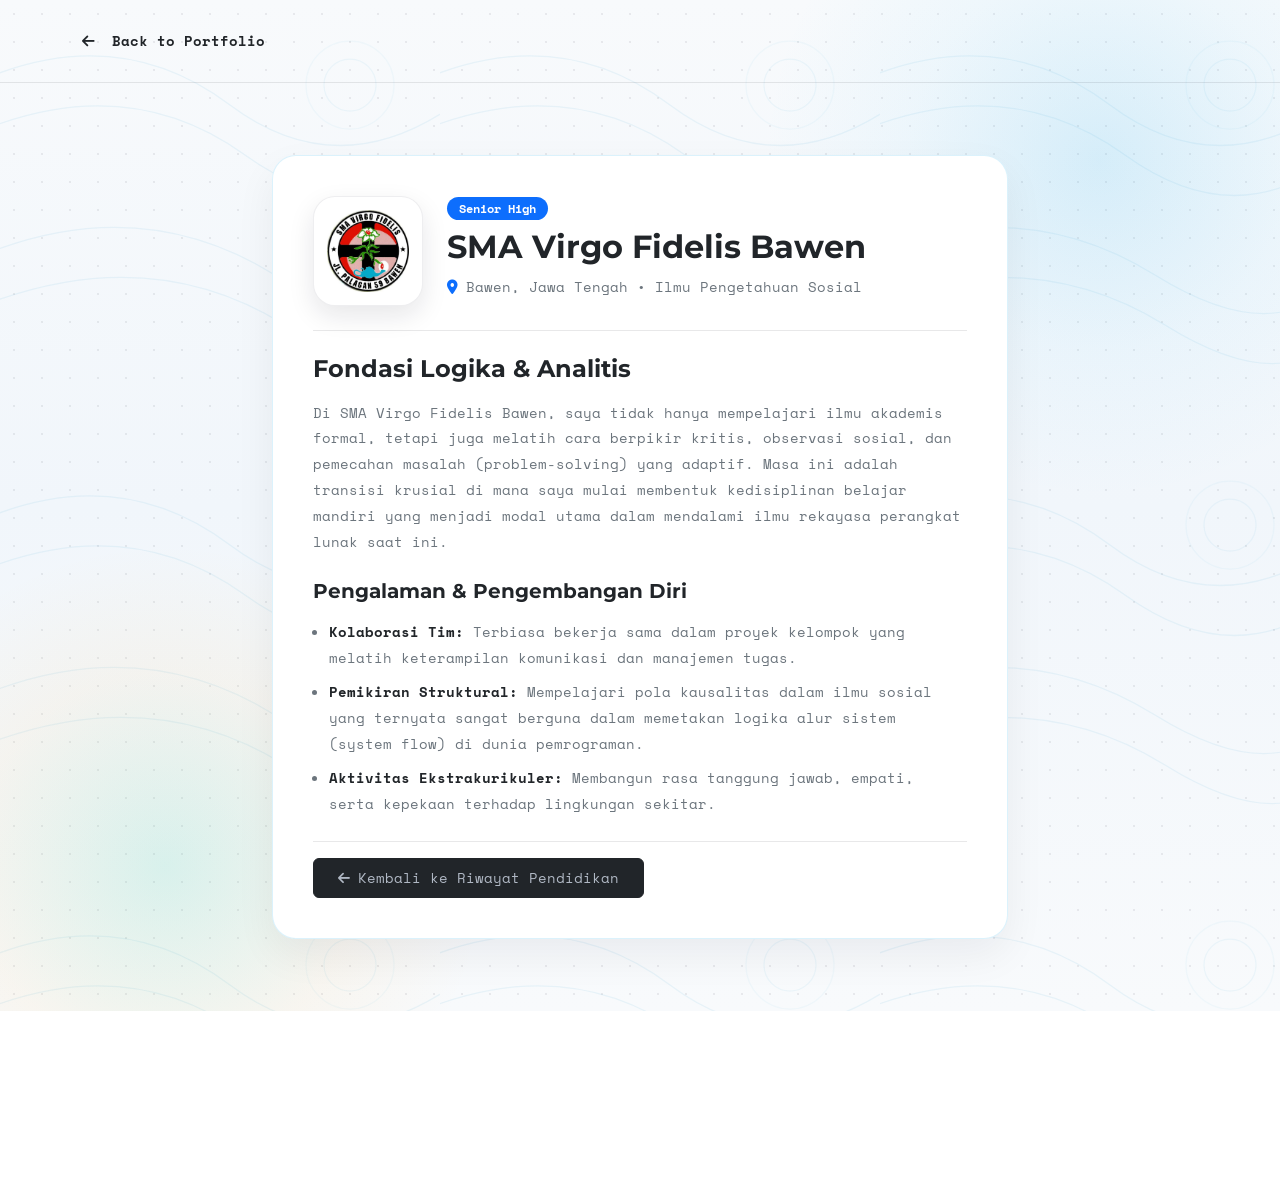
<file: case-study-sma.html>
<!doctype html>
<html lang="id">
<head>
    <meta charset="UTF-8">
    <meta name="viewport" content="width=device-width, initial-scale=1.0">
    <title>Case Study - SMA Virgo Fidelis | Devano Saputra</title>
    <meta name="description" content="Riwayat pendidikan menengah atas Devano Saputra di SMA Virgo Fidelis Bawen.">
    <link rel="icon" type="image/png" href="favicon.png?v=3">
    <script src="favicon-anim.js?v=3" defer></script>
    <link href="https://cdn.jsdelivr.net/npm/bootstrap@5.3.3/dist/css/bootstrap.min.css" rel="stylesheet">
    <link rel="stylesheet" href="https://cdnjs.cloudflare.com/ajax/libs/font-awesome/6.4.0/css/all.min.css">
    <link rel="stylesheet" href="style.css?v=7">
</head>
<body class="light-stage min-vh-100">
    <span class="light-orb orb-sky" aria-hidden="true"></span>
    <span class="light-orb orb-mint" aria-hidden="true"></span>

    <!-- NAVBAR -->
    <nav class="navbar navbar-expand-lg py-4 border-bottom border-dark border-opacity-10">
        <div class="container d-flex justify-content-between">
            <a class="navbar-brand text-dark fw-bold mono-text" href="index.html#cases">
                <i class="fa-solid fa-arrow-left me-2"></i> Back to Portfolio
            </a>
        </div>
    </nav>

    <!-- CASE STUDY CONTENT -->
    <section class="py-5">
        <div class="container py-lg-4">
            <div class="row justify-content-center">
                <div class="col-lg-8 cinematic-card">
                    <div class="case-detail-card-light">
                        <!-- Clean Uncropped Header with Emblem -->
                        <div class="d-flex flex-column flex-sm-row align-items-center align-items-sm-start gap-4 pb-4 mb-4 border-bottom border-dark border-opacity-10 text-center text-sm-start">
                            <div class="case-logo-badge" style="box-shadow: 0 10px 26px rgba(15, 23, 42, 0.1); border: 1px solid rgba(15, 23, 42, 0.07);">
                                <img src="foto/sma.jpg" alt="Logo SMA Virgo Fidelis Bawen">
                            </div>
                            <div>
                                <span class="badge badge-custom bg-primary text-white mb-2">Senior High</span>
                                <h1 class="h2 fw-bold mb-2 text-dark">SMA Virgo Fidelis Bawen</h1>
                                <p class="text-secondary mono-text mb-0" style="font-size: 0.88rem;">
                                    <i class="fa-solid fa-location-dot me-2 text-primary"></i>Bawen, Jawa Tengah &bull; Ilmu Pengetahuan Sosial
                                </p>
                            </div>
                        </div>

                        <h4 class="fw-bold mb-3 text-dark">Fondasi Logika &amp; Analitis</h4>
                        <p class="mono-text mb-4 text-secondary" style="line-height: 1.8;">
                            Di SMA Virgo Fidelis Bawen, saya tidak hanya mempelajari ilmu akademis formal, tetapi juga melatih cara berpikir kritis, observasi sosial, dan pemecahan masalah (problem-solving) yang adaptif. Masa ini adalah transisi krusial di mana saya mulai membentuk kedisiplinan belajar mandiri yang menjadi modal utama dalam mendalami ilmu rekayasa perangkat lunak saat ini.
                        </p>

                        <h5 class="fw-bold mt-4 mb-3 text-dark">Pengalaman &amp; Pengembangan Diri</h5>
                        <ul class="mono-text text-secondary ps-3 mb-4" style="line-height: 1.8;">
                            <li class="mb-2"><strong class="text-dark">Kolaborasi Tim:</strong> Terbiasa bekerja sama dalam proyek kelompok yang melatih keterampilan komunikasi dan manajemen tugas.</li>
                            <li class="mb-2"><strong class="text-dark">Pemikiran Struktural:</strong> Mempelajari pola kausalitas dalam ilmu sosial yang ternyata sangat berguna dalam memetakan logika alur sistem (system flow) di dunia pemrograman.</li>
                            <li class="mb-2"><strong class="text-dark">Aktivitas Ekstrakurikuler:</strong> Membangun rasa tanggung jawab, empati, serta kepekaan terhadap lingkungan sekitar.</li>
                        </ul>

                        <div class="pt-3 border-top border-dark border-opacity-10 text-center text-sm-start">
                            <a href="index.html#cases" class="btn btn-dark px-4 py-2 mono-text" style="font-size: 0.85rem;">
                                <i class="fa-solid fa-arrow-left me-2"></i>Kembali ke Riwayat Pendidikan
                            </a>
                        </div>
                    </div>
                </div>
            </div>
        </div>
    </section>

    <script src="https://cdn.jsdelivr.net/npm/bootstrap@5.3.3/dist/js/bootstrap.bundle.min.js"></script>
    <script src="effects.js?v=4" defer></script>
</body>
</html>
</file>
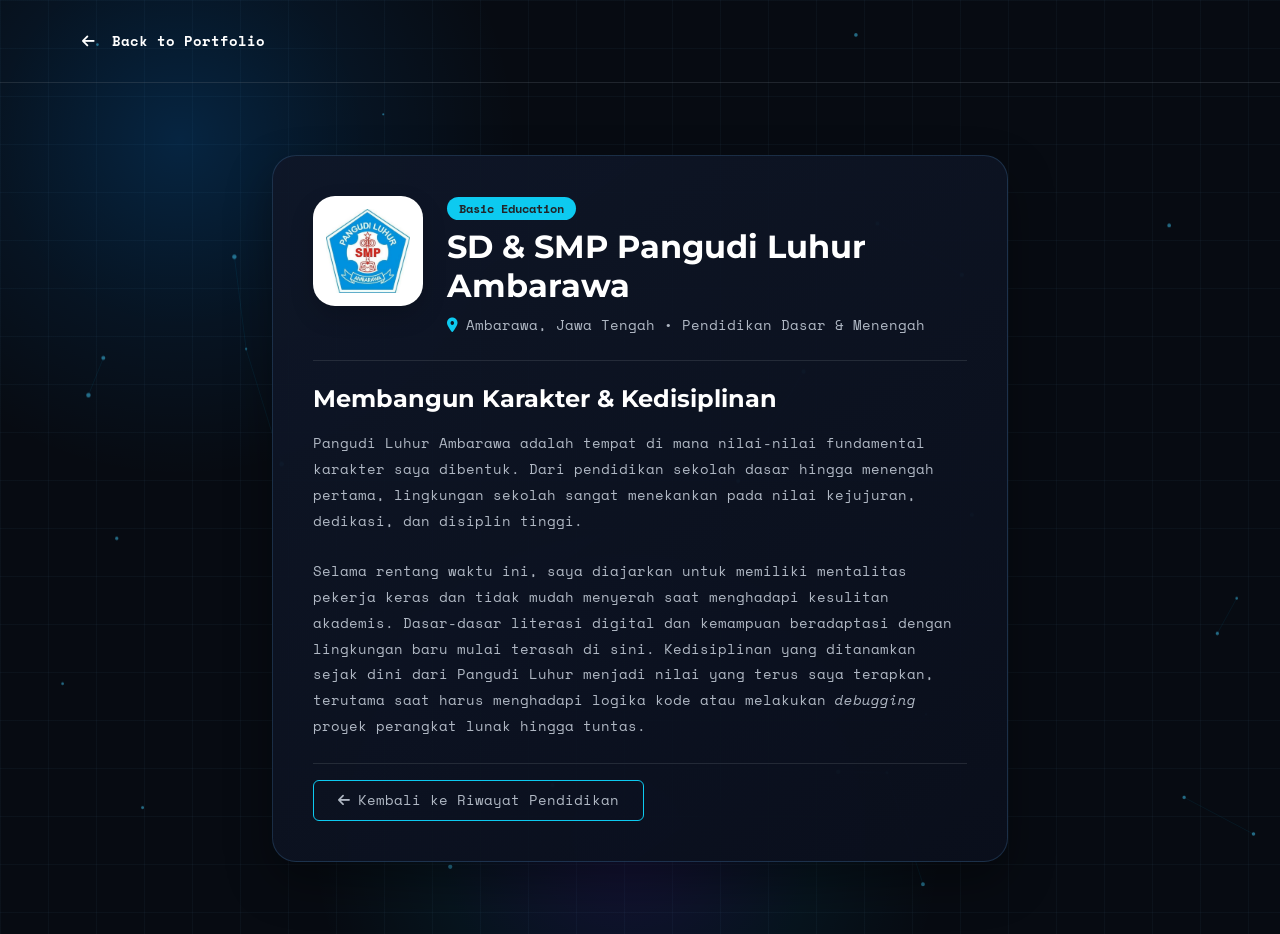
<file: case-study-smp.html>
<!doctype html>
<html lang="id">
<head>
    <meta charset="UTF-8">
    <meta name="viewport" content="width=device-width, initial-scale=1.0">
    <title>Case Study - PL Ambarawa | Devano Saputra</title>
    <meta name="description" content="Riwayat pendidikan dasar dan menengah pertama Devano Saputra di SD & SMP Pangudi Luhur Ambarawa.">
    <link rel="icon" type="image/png" href="favicon.png?v=3">
    <script src="favicon-anim.js?v=3" defer></script>
    <link href="https://cdn.jsdelivr.net/npm/bootstrap@5.3.3/dist/css/bootstrap.min.css" rel="stylesheet">
    <link rel="stylesheet" href="https://cdnjs.cloudflare.com/ajax/libs/font-awesome/6.4.0/css/all.min.css">
    <link rel="stylesheet" href="style.css?v=7">
</head>
<body class="bg-dark-custom text-white dark-stage min-vh-100">
    <div class="aurora-bg" aria-hidden="true">
        <span class="aurora-orb orb-blue"></span>
        <span class="aurora-orb orb-violet"></span>
    </div>

    <!-- NAVBAR -->
    <nav class="navbar navbar-expand-lg py-4 border-bottom border-secondary border-opacity-25">
        <div class="container d-flex justify-content-between">
            <a class="navbar-brand text-white fw-bold mono-text" href="index.html#cases">
                <i class="fa-solid fa-arrow-left me-2"></i> Back to Portfolio
            </a>
        </div>
    </nav>

    <!-- CASE STUDY CONTENT -->
    <section class="py-5">
        <div class="container py-lg-4">
            <div class="row justify-content-center">
                <div class="col-lg-8 cinematic-card">
                    <div class="case-detail-card">
                        <!-- Clean Uncropped Header with Emblem -->
                        <div class="d-flex flex-column flex-sm-row align-items-center align-items-sm-start gap-4 pb-4 mb-4 border-bottom border-secondary border-opacity-25 text-center text-sm-start">
                            <div class="case-logo-badge">
                                <img src="foto/smp.jpg" alt="Logo Pangudi Luhur Ambarawa">
                            </div>
                            <div>
                                <span class="badge badge-custom bg-info text-dark fw-bold mb-2">Basic Education</span>
                                <h1 class="h2 fw-bold mb-2">SD &amp; SMP Pangudi Luhur Ambarawa</h1>
                                <p class="mono-text mb-0" style="font-size: 0.88rem;">
                                    <i class="fa-solid fa-location-dot me-2 text-info"></i>Ambarawa, Jawa Tengah &bull; Pendidikan Dasar &amp; Menengah
                                </p>
                            </div>
                        </div>

                        <h4 class="fw-bold mb-3">Membangun Karakter &amp; Kedisiplinan</h4>
                        <p class="mono-text mb-4" style="line-height: 1.8;">
                            Pangudi Luhur Ambarawa adalah tempat di mana nilai-nilai fundamental karakter saya dibentuk. Dari pendidikan sekolah dasar hingga menengah pertama, lingkungan sekolah sangat menekankan pada nilai kejujuran, dedikasi, dan disiplin tinggi.
                        </p>

                        <p class="mono-text mb-4" style="line-height: 1.8;">
                            Selama rentang waktu ini, saya diajarkan untuk memiliki mentalitas pekerja keras dan tidak mudah menyerah saat menghadapi kesulitan akademis. Dasar-dasar literasi digital dan kemampuan beradaptasi dengan lingkungan baru mulai terasah di sini. Kedisiplinan yang ditanamkan sejak dini dari Pangudi Luhur menjadi nilai yang terus saya terapkan, terutama saat harus menghadapi logika kode atau melakukan <i>debugging</i> proyek perangkat lunak hingga tuntas.
                        </p>

                        <div class="pt-3 border-top border-secondary border-opacity-25 text-center text-sm-start">
                            <a href="index.html#cases" class="btn btn-outline-info px-4 py-2 mono-text" style="font-size: 0.85rem;">
                                <i class="fa-solid fa-arrow-left me-2"></i>Kembali ke Riwayat Pendidikan
                            </a>
                        </div>
                    </div>
                </div>
            </div>
        </div>
    </section>

    <script src="https://cdn.jsdelivr.net/npm/bootstrap@5.3.3/dist/js/bootstrap.bundle.min.js"></script>
    <script src="effects.js?v=4" defer></script>
</body>
</html>
</file>
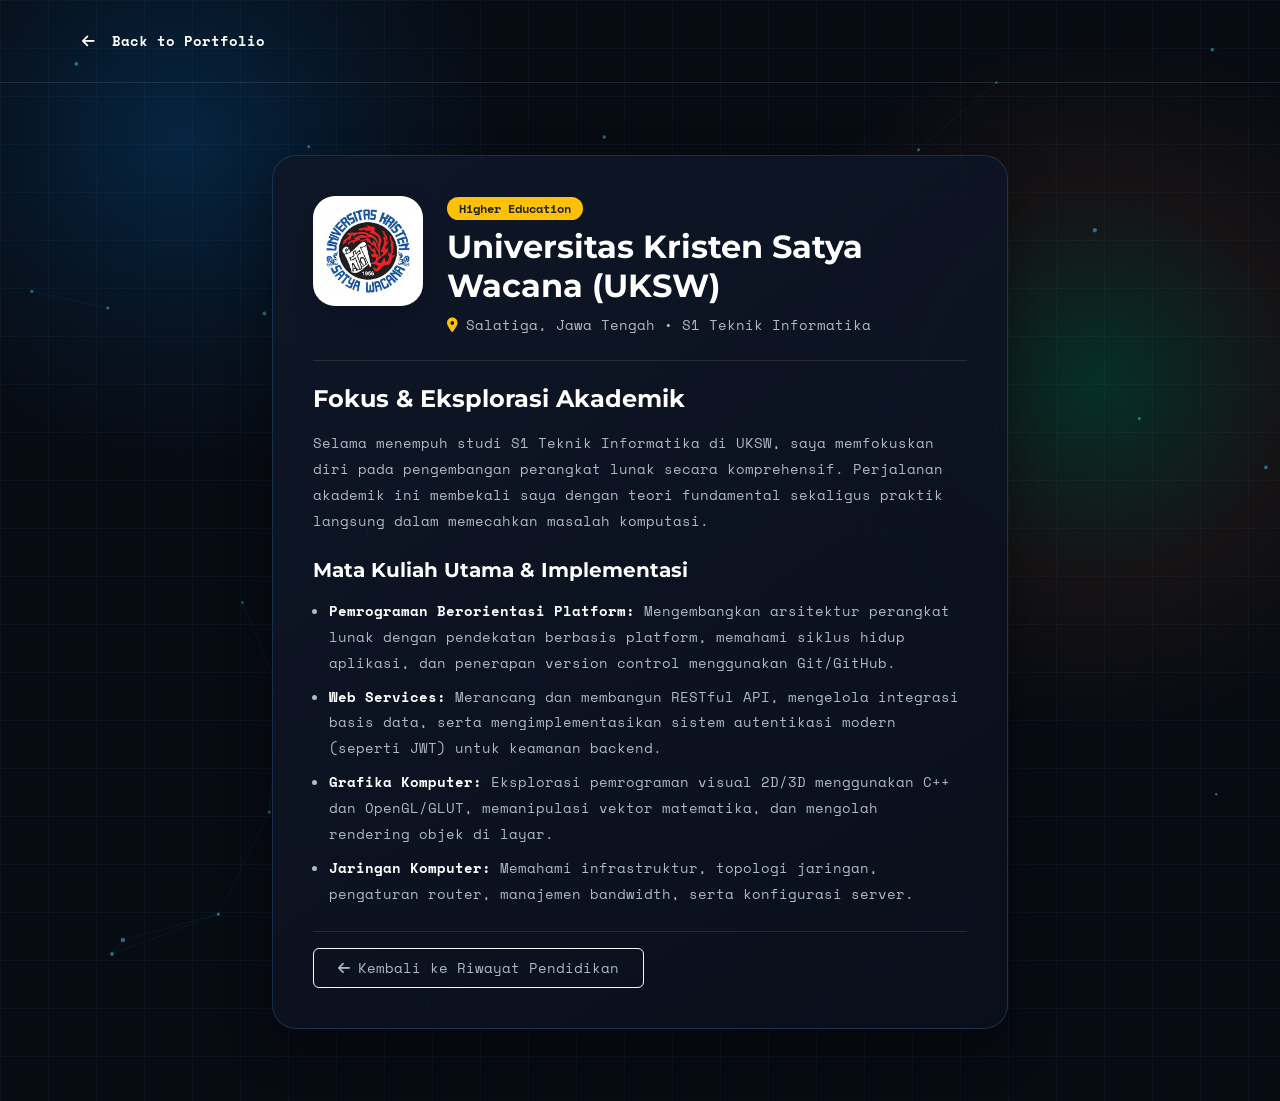
<file: case-study-uksw.html>
<!doctype html>
<html lang="id">
<head>
    <meta charset="UTF-8">
    <meta name="viewport" content="width=device-width, initial-scale=1.0">
    <title>Case Study - UKSW Salatiga | Devano Saputra</title>
    <meta name="description" content="Perjalanan akademik Devano Saputra di S1 Teknik Informatika Universitas Kristen Satya Wacana (UKSW) Salatiga.">
    <link rel="icon" type="image/png" href="favicon.png?v=3">
    <script src="favicon-anim.js?v=3" defer></script>
    <link href="https://cdn.jsdelivr.net/npm/bootstrap@5.3.3/dist/css/bootstrap.min.css" rel="stylesheet">
    <link rel="stylesheet" href="https://cdnjs.cloudflare.com/ajax/libs/font-awesome/6.4.0/css/all.min.css">
    <link rel="stylesheet" href="style.css?v=7">
</head>
<body class="bg-dark-custom text-white dark-stage min-vh-100">
    <div class="aurora-bg" aria-hidden="true">
        <span class="aurora-orb orb-blue"></span>
        <span class="aurora-orb orb-emerald"></span>
    </div>

    <!-- NAVBAR -->
    <nav class="navbar navbar-expand-lg py-4 border-bottom border-secondary border-opacity-25">
        <div class="container d-flex justify-content-between">
            <a class="navbar-brand text-white fw-bold mono-text" href="index.html#cases">
                <i class="fa-solid fa-arrow-left me-2"></i> Back to Portfolio
            </a>
        </div>
    </nav>

    <!-- CASE STUDY CONTENT -->
    <section class="py-5">
        <div class="container py-lg-4">
            <div class="row justify-content-center">
                <div class="col-lg-8 cinematic-card">
                    <div class="case-detail-card">
                        <!-- Clean Uncropped Header with Emblem -->
                        <div class="d-flex flex-column flex-sm-row align-items-center align-items-sm-start gap-4 pb-4 mb-4 border-bottom border-secondary border-opacity-25 text-center text-sm-start">
                            <div class="case-logo-badge">
                                <img src="foto/uksw.jpg" alt="Logo UKSW Salatiga">
                            </div>
                            <div>
                                <span class="badge badge-custom bg-warning text-dark mb-2">Higher Education</span>
                                <h1 class="h2 fw-bold mb-2">Universitas Kristen Satya Wacana (UKSW)</h1>
                                <p class="mono-text mb-0" style="font-size: 0.88rem;">
                                    <i class="fa-solid fa-location-dot me-2 text-warning"></i>Salatiga, Jawa Tengah &bull; S1 Teknik Informatika
                                </p>
                            </div>
                        </div>

                        <h4 class="fw-bold mb-3">Fokus &amp; Eksplorasi Akademik</h4>
                        <p class="mono-text mb-4" style="line-height: 1.8;">
                            Selama menempuh studi S1 Teknik Informatika di UKSW, saya memfokuskan diri pada pengembangan perangkat lunak secara komprehensif. Perjalanan akademik ini membekali saya dengan teori fundamental sekaligus praktik langsung dalam memecahkan masalah komputasi.
                        </p>

                        <h5 class="fw-bold mt-4 mb-3">Mata Kuliah Utama &amp; Implementasi</h5>
                        <ul class="mono-text ps-3 mb-4" style="line-height: 1.8;">
                            <li class="mb-2"><strong class="text-white">Pemrograman Berorientasi Platform:</strong> Mengembangkan arsitektur perangkat lunak dengan pendekatan berbasis platform, memahami siklus hidup aplikasi, dan penerapan version control menggunakan Git/GitHub.</li>
                            <li class="mb-2"><strong class="text-white">Web Services:</strong> Merancang dan membangun RESTful API, mengelola integrasi basis data, serta mengimplementasikan sistem autentikasi modern (seperti JWT) untuk keamanan backend.</li>
                            <li class="mb-2"><strong class="text-white">Grafika Komputer:</strong> Eksplorasi pemrograman visual 2D/3D menggunakan C++ dan OpenGL/GLUT, memanipulasi vektor matematika, dan mengolah rendering objek di layar.</li>
                            <li class="mb-2"><strong class="text-white">Jaringan Komputer:</strong> Memahami infrastruktur, topologi jaringan, pengaturan router, manajemen bandwidth, serta konfigurasi server.</li>
                        </ul>

                        <div class="pt-3 border-top border-secondary border-opacity-25 text-center text-sm-start">
                            <a href="index.html#cases" class="btn btn-outline-light px-4 py-2 mono-text" style="font-size: 0.85rem;">
                                <i class="fa-solid fa-arrow-left me-2"></i>Kembali ke Riwayat Pendidikan
                            </a>
                        </div>
                    </div>
                </div>
            </div>
        </div>
    </section>

    <script src="https://cdn.jsdelivr.net/npm/bootstrap@5.3.3/dist/js/bootstrap.bundle.min.js"></script>
    <script src="effects.js?v=4" defer></script>
</body>
</html>
</file>
<file: style.css>
@import url('https://fonts.googleapis.com/css2?family=Montserrat:wght@600;700;800&family=Space+Mono&display=swap');

html {
    scroll-behavior: smooth;
    overflow-x: hidden;
}

body {
    font-family: 'Montserrat', sans-serif;
    overflow-x: hidden;
}

p, .mono-text {
    font-family: 'Space Mono', monospace, 'Courier New';
    font-size: 0.9rem;
    color: #b0b8c4;
    line-height: 1.65;
}

.bg-dark-custom { background-color: #070b12; }
.bg-light-custom { background-color: #f7f9fc; }

.text-light-custom { color: #f8f9fa; }
.text-dark-custom { color: #0f172a; }
.border-dark-custom { border-color: #222222 !important; }

/* =========================================================
   TOP CINEMATIC SCROLL PROGRESS BEAM (GPU scaleX only)
   ========================================================= */
.scroll-progress-bar {
    position: fixed;
    top: 0;
    left: 0;
    width: 100%;
    height: 3px;
    z-index: 9999;
    pointer-events: none;
    transform-origin: 0% 50%;
    transform: scaleX(0);
    background: linear-gradient(90deg, #0077ff 0%, #00e5ff 50%, #00ff88 100%);
}

/* =========================================================
   DARK STAGE: ZERO-BLUR SOFT RADIAL AURORA + CYBER GRID
   (No CSS filter:blur or backdrop-filter -> 0 GPU lag!)
   ========================================================= */
.dark-stage {
    position: relative;
    overflow: hidden;
    background-color: #070b12;
}

.dark-stage::before {
    content: "";
    position: absolute;
    inset: 0;
    z-index: 0;
    pointer-events: none;
    background-image:
        linear-gradient(rgba(120, 195, 255, 0.04) 1px, transparent 1px),
        linear-gradient(90deg, rgba(120, 195, 255, 0.04) 1px, transparent 1px);
    background-size: 48px 48px;
}

.aurora-bg {
    position: absolute;
    inset: 0;
    z-index: 0;
    pointer-events: none;
    overflow: hidden;
}

/* Pure mathematical radial-gradient falloff — looks identical to blur(90px) with ZERO GPU blur cost */
.aurora-orb {
    position: absolute;
    border-radius: 50%;
    pointer-events: none;
}

.aurora-orb.orb-blue {
    width: 680px;
    height: 680px;
    top: -200px;
    left: -160px;
    background: radial-gradient(circle, rgba(0, 140, 255, 0.2) 0%, rgba(0, 140, 255, 0.07) 38%, rgba(0, 140, 255, 0) 70%);
    animation: auroraFloat1 20s ease-in-out infinite alternate;
}

.aurora-orb.orb-emerald {
    width: 720px;
    height: 720px;
    top: 2%;
    right: -180px;
    background: radial-gradient(circle, rgba(0, 220, 145, 0.17) 0%, rgba(255, 140, 66, 0.06) 38%, rgba(0, 0, 0, 0) 70%);
    animation: auroraFloat2 24s ease-in-out infinite alternate;
}

.aurora-orb.orb-violet {
    width: 640px;
    height: 640px;
    bottom: -220px;
    left: 24%;
    background: radial-gradient(circle, rgba(98, 54, 255, 0.15) 0%, rgba(0, 195, 255, 0.05) 42%, rgba(0, 0, 0, 0) 70%);
    animation: auroraFloat3 22s ease-in-out infinite alternate;
}

/* =========================================================
   LIGHT STAGE (OPTION 3 HYBRID): PEARL + TOPOGRAPHIC + DAYLIGHT AURORA
   (Zero filter:blur -> featherlight 144fps scroll!)
   ========================================================= */
.light-stage {
    position: relative;
    overflow: hidden;
    background: linear-gradient(180deg, #f8fafc 0%, #f1f6fb 50%, #f8fafc 100%);
    color: #0f172a;
}

.light-stage::before {
    content: "";
    position: absolute;
    inset: 0;
    z-index: 0;
    pointer-events: none;
    background-image:
        radial-gradient(rgba(15, 23, 42, 0.075) 1px, transparent 1px),
        url("data:image/svg+xml,%3Csvg xmlns='http://www.w3.org/2000/svg' width='440' height='440' viewBox='0 0 440 440'%3E%3Cg fill='none' stroke='%230284c7' stroke-opacity='0.065' stroke-width='1.25'%3E%3Cpath d='M-40 90 Q 110 15 230 105 T 480 85'/%3E%3Cpath d='M-40 140 Q 120 65 245 155 T 480 135'/%3E%3Cpath d='M-40 265 Q 130 185 275 275 T 480 245'/%3E%3Cpath d='M-40 315 Q 140 235 285 325 T 480 295'/%3E%3Ccircle cx='350' cy='85' r='26' stroke-opacity='0.05'/%3E%3Ccircle cx='350' cy='85' r='44' stroke-opacity='0.035'/%3E%3C/g%3E%3C/svg%3E");
    background-size: 28px 28px, 440px 440px;
}

.light-orb {
    position: absolute;
    border-radius: 50%;
    pointer-events: none;
    z-index: 0;
}

.light-orb.orb-sky {
    width: 680px;
    height: 680px;
    top: -180px;
    right: -160px;
    background: radial-gradient(circle, rgba(14, 165, 233, 0.14) 0%, rgba(56, 189, 248, 0.05) 40%, rgba(14, 165, 233, 0) 70%);
    animation: auroraFloat2 22s ease-in-out infinite alternate;
}

.light-orb.orb-mint {
    width: 650px;
    height: 650px;
    bottom: -180px;
    left: -160px;
    background: radial-gradient(circle, rgba(16, 185, 129, 0.13) 0%, rgba(245, 158, 11, 0.05) 42%, rgba(0, 0, 0, 0) 70%);
    animation: auroraFloat1 24s ease-in-out infinite alternate;
}

@keyframes auroraFloat1 {
    0% { transform: translate3d(0, 0, 0); }
    100% { transform: translate3d(55px, 35px, 0); }
}

@keyframes auroraFloat2 {
    0% { transform: translate3d(0, 0, 0); }
    100% { transform: translate3d(-50px, 40px, 0); }
}

@keyframes auroraFloat3 {
    0% { transform: translate3d(0, 0, 0); }
    100% { transform: translate3d(40px, -30px, 0); }
}

.constellation-canvas {
    position: absolute;
    inset: 0;
    width: 100%;
    height: 100%;
    z-index: 1;
    pointer-events: none;
}

.dark-stage > nav,
.dark-stage > section,
.dark-stage > .container,
.light-stage > nav,
.light-stage > section,
.light-stage > .container {
    position: relative;
    z-index: 2;
}

/* =========================================================
   ULTRA-LIGHTWEIGHT GPU SCROLL CHOREOGRAPHY (translate3d + opacity ONLY)
   ========================================================= */
.word-mask {
    display: inline-block;
    overflow: hidden;
    vertical-align: bottom;
    padding-bottom: 0.08em;
    margin-bottom: -0.08em;
}

.word-inner {
    display: inline-block;
    transform: translate3d(0, 108%, 0);
    opacity: 0;
    transition:
        transform 0.78s cubic-bezier(0.16, 1, 0.3, 1),
        opacity 0.65s ease;
    transition-delay: var(--w-delay, 0ms);
}

.is-inview .word-inner {
    transform: translate3d(0, 0, 0);
    opacity: 1;
}

.section-accent-line {
    width: 72px;
    height: 3px;
    margin: 0 auto 1.5rem auto;
    border-radius: 999px;
    background: linear-gradient(90deg, #0077ff, #00e5ff, #4CAF50);
    transform: scaleX(0);
    opacity: 0;
    transition: transform 0.8s cubic-bezier(0.16, 1, 0.3, 1) 0.1s, opacity 0.6s ease 0.1s;
}

.section-accent-line.is-inview {
    transform: scaleX(1);
    opacity: 1;
}

.anim-rise {
    opacity: 0;
    transform: translate3d(0, 34px, 0);
    transition:
        transform 0.85s cubic-bezier(0.16, 1, 0.3, 1),
        opacity 0.75s ease;
    transition-delay: var(--delay, 0ms);
}

.anim-rise.is-inview {
    opacity: 1;
    transform: translate3d(0, 0, 0);
}

.anim-scale {
    opacity: 0;
    transform: translate3d(0, 28px, 0) scale(0.93);
    transition:
        transform 0.9s cubic-bezier(0.16, 1, 0.3, 1),
        opacity 0.75s ease;
    transition-delay: var(--delay, 0ms);
}

.anim-scale.is-inview {
    opacity: 1;
    transform: translate3d(0, 0, 0) scale(1);
}

@media (prefers-reduced-motion: reduce) {
    .word-inner,
    .section-accent-line,
    .anim-rise,
    .anim-scale {
        opacity: 1 !important;
        transform: none !important;
        transition: none !important;
    }
}

/* =========================================================
   CLEAN CARDS & UNCROPPED SCHOOL EMBLEMS (No heavy backdrop-filter!)
   ========================================================= */
.education-card {
    background: linear-gradient(145deg, #ffffff 0%, #f9fbff 100%);
    border: 1px solid rgba(14, 165, 233, 0.14);
    border-radius: 24px;
    padding: 2.2rem 2.5rem;
    box-shadow: 0 12px 32px rgba(15, 23, 42, 0.05);
    transition: transform 0.3s cubic-bezier(0.16, 1, 0.3, 1), box-shadow 0.3s ease, border-color 0.3s ease;
}

.education-card:hover {
    transform: translate3d(0, -4px, 0);
    box-shadow: 0 18px 40px rgba(14, 165, 233, 0.1);
    border-color: rgba(14, 165, 233, 0.32);
}

.logo-pedestal {
    display: inline-flex;
    align-items: center;
    justify-content: center;
    width: 210px;
    height: 210px;
    padding: 22px;
    background: #ffffff;
    border-radius: 24px;
    border: 1px solid rgba(15, 23, 42, 0.07);
    box-shadow: 0 10px 26px rgba(15, 23, 42, 0.06);
    transition: transform 0.35s cubic-bezier(0.16, 1, 0.3, 1);
}

.education-card:hover .logo-pedestal {
    transform: scale(1.04);
}

.logo-pedestal img {
    width: 100%;
    height: 100%;
    object-fit: contain !important;
    display: block;
}

.case-detail-card {
    background: linear-gradient(145deg, rgba(15, 23, 40, 0.94), rgba(10, 15, 28, 0.97));
    border: 1px solid rgba(100, 180, 255, 0.18);
    border-radius: 24px;
    padding: 2.5rem;
    box-shadow: 0 20px 45px rgba(0, 0, 0, 0.35);
}

.case-detail-card-light {
    background: #ffffff;
    border: 1px solid rgba(14, 165, 233, 0.15);
    border-radius: 24px;
    padding: 2.5rem;
    box-shadow: 0 16px 40px rgba(15, 23, 42, 0.06);
}

.case-logo-badge {
    flex-shrink: 0;
    width: 110px;
    height: 110px;
    padding: 13px;
    background: #ffffff;
    border-radius: 22px;
    box-shadow: 0 10px 24px rgba(0, 0, 0, 0.16);
    display: flex;
    align-items: center;
    justify-content: center;
}

.case-logo-badge img {
    width: 100%;
    height: 100%;
    object-fit: contain !important;
}

/* Parallax Frame for real photos & videos (#hobi) */
.parallax-frame {
    position: relative;
    display: inline-block;
    width: 100%;
    max-width: 450px;
    aspect-ratio: 1 / 1;
    overflow: hidden;
    border-radius: 18px;
    box-shadow: 0 14px 32px rgba(15, 23, 42, 0.1);
}

.parallax-frame > img {
    width: 100%;
    height: 114%;
    margin-top: -7%;
    object-fit: cover;
    display: block;
}

.parallax-frame > video {
    width: 100%;
    height: 100%;
    object-fit: cover;
    display: block;
}

.hobi-card {
    background: linear-gradient(145deg, #ffffff 0%, #f9fbff 100%);
    border: 1px solid rgba(14, 165, 233, 0.14);
    border-radius: 22px;
    padding: 1.5rem;
    height: 100%;
    box-shadow: 0 12px 32px rgba(15, 23, 42, 0.05);
    transition: transform 0.3s cubic-bezier(0.16, 1, 0.3, 1), box-shadow 0.3s ease;
}

.hobi-card:hover {
    transform: translate3d(0, -4px, 0);
    box-shadow: 0 18px 40px rgba(14, 165, 233, 0.1);
}

/* =========================================================
   COMPONENTS & BUTTONS
   ========================================================= */
.btn-neon {
    background-color: #4CAF50;
    color: #ffffff;
    font-family: 'Space Mono', monospace;
    font-weight: bold;
    border: none;
    padding: 12px 30px;
    border-radius: 8px;
    transition: transform 0.25s ease, box-shadow 0.25s ease, background-color 0.25s ease;
    box-shadow: 0 0 18px rgba(76, 175, 80, 0.5);
}

.btn-neon:hover {
    background-color: #45a049;
    box-shadow: 0 0 26px rgba(76, 175, 80, 0.85);
    transform: translate3d(0, -2px, 0);
    color: white;
}

.btn-orange,
.btn-orange:hover,
.btn-orange:focus-visible,
.btn-orange:active {
    background-color: #ff9800 !important;
    color: #111827 !important;
    font-family: 'Space Mono', monospace;
    font-size: 0.8rem;
    font-weight: bold;
    border: none;
    border-radius: 8px;
}
.btn-blue,
.btn-blue:hover,
.btn-blue:focus-visible,
.btn-blue:active {
    background-color: #0055ff !important;
    color: #ffffff !important;
    font-family: 'Space Mono', monospace;
    font-size: 0.8rem;
    font-weight: bold;
    border: none;
    border-radius: 8px;
}
.btn-teal,
.btn-teal:hover,
.btn-teal:focus-visible,
.btn-teal:active {
    background-color: #0d9488 !important;
    color: #ffffff !important;
    font-family: 'Space Mono', monospace;
    font-size: 0.8rem;
    font-weight: bold;
    border: none;
    border-radius: 8px;
}
.btn-orange, .btn-blue, .btn-teal {
    transition: transform 0.2s ease, filter 0.2s ease, box-shadow 0.2s ease;
}
.btn-orange:hover, .btn-blue:hover, .btn-teal:hover {
    transform: translate3d(0, -2px, 0);
    filter: brightness(1.08);
    box-shadow: 0 8px 20px rgba(15, 23, 42, 0.16);
}

.badge-custom {
    font-family: 'Space Mono';
    font-size: 0.72rem;
    padding: 6px 12px;
    border-radius: 999px;
}

.testimonial-card {
    background: linear-gradient(145deg, rgba(16, 24, 42, 0.92), rgba(10, 15, 28, 0.96));
    border: 1px solid rgba(100, 180, 255, 0.18);
    border-radius: 16px;
    padding: 30px;
    position: relative;
    transition: transform 0.25s ease, border-color 0.3s ease, box-shadow 0.3s ease;
}

.testimonial-card:hover {
    border-color: rgba(0, 200, 255, 0.48);
    box-shadow: 0 14px 32px rgba(0, 150, 255, 0.16);
}

.quote-icon {
    font-size: 2rem;
    color: #ffffff;
    position: absolute;
    top: 20px;
    left: 20px;
    font-family: serif;
}

.form-control-custom {
    background-color: #f8fafc;
    border: 1px solid rgba(255, 255, 255, 0.15);
    border-radius: 8px;
    padding: 12px;
    font-family: 'Space Mono', monospace;
    font-size: 0.85rem;
}

label {
    font-family: 'Space Mono', monospace;
    font-size: 0.85rem;
    color: #ffffff;
    margin-bottom: 5px;
}

.text-led-animated {
    background: linear-gradient(90deg, #ff0000, #ff8000, #ffff00, #00ff00, #00ffff, #0088ff, #8000ff, #ff00ff, #ff0000);
    background-size: 250% auto;
    color: transparent !important;
    -webkit-background-clip: text;
    background-clip: text;
    animation: led-move 10s linear infinite;
    display: inline-block;
}

@keyframes led-move {
    0% { background-position: 0% center; }
    100% { background-position: 200% center; }
}

.hero-avatar-wrap {
    display: inline-block;
    position: relative;
}

@media (min-width: 992px) {
    .hero-avatar-wrap {
        margin-top: -28px;
    }
}

.hero-avatar {
    width: 450px;
    max-width: 100%;
    aspect-ratio: 1 / 1;
    object-fit: cover;
    border: 2px solid rgba(120, 210, 255, 0.28);
    box-shadow: 0 18px 50px rgba(0, 165, 255, 0.22);
    animation: avatarFloat 5s ease-in-out infinite alternate;
}

@keyframes avatarFloat {
    0% { transform: translate3d(0, 0, 0); }
    100% { transform: translate3d(0, -9px, 0); }
}

@media (max-width: 991.98px) {
    .hero-avatar {
        width: 260px;
    }
    .parallax-frame {
        max-width: 100%;
    }
    .education-card {
        padding: 1.75rem 1.5rem;
    }
    .logo-pedestal {
        width: 170px;
        height: 170px;
        padding: 18px;
    }
}

@media (max-width: 575.98px) {
    .hero-avatar {
        width: 220px;
    }
    .testimonial-card {
        padding: 22px;
    }
    .case-detail-card,
    .case-detail-card-light {
        padding: 1.5rem;
    }
    .case-logo-badge {
        width: 88px;
        height: 88px;
        padding: 10px;
    }
    p, .mono-text {
        font-size: 0.85rem;
    }
}

/* =========================================================
   CMS ADDITIONS: repo icon, case body, admin live-preview mode
   ========================================================= */
.repo-icon {
    flex-shrink: 0;
    width: 40px;
    height: 40px;
    border-radius: 50%;
    display: inline-flex;
    align-items: center;
    justify-content: center;
    color: #fff;
    font-size: 1.15rem;
    background: linear-gradient(135deg, rgba(0, 119, 255, 0.55), rgba(0, 229, 255, 0.35));
    border: 1px solid rgba(120, 210, 255, 0.35);
}

.case-detail-card strong { color: #fff; }
.case-detail-card .case-p,
.case-detail-card .case-list { line-height: 1.8; }
.case-detail-card h5 { color: #fff; }

.is-preview .anim-rise,
.is-preview .anim-scale,
.is-preview .word-inner,
.is-preview .section-accent-line {
    opacity: 1 !important;
    transform: none !important;
    transition: none !important;
}
.is-preview .scroll-progress-bar { display: none; }
</file>
